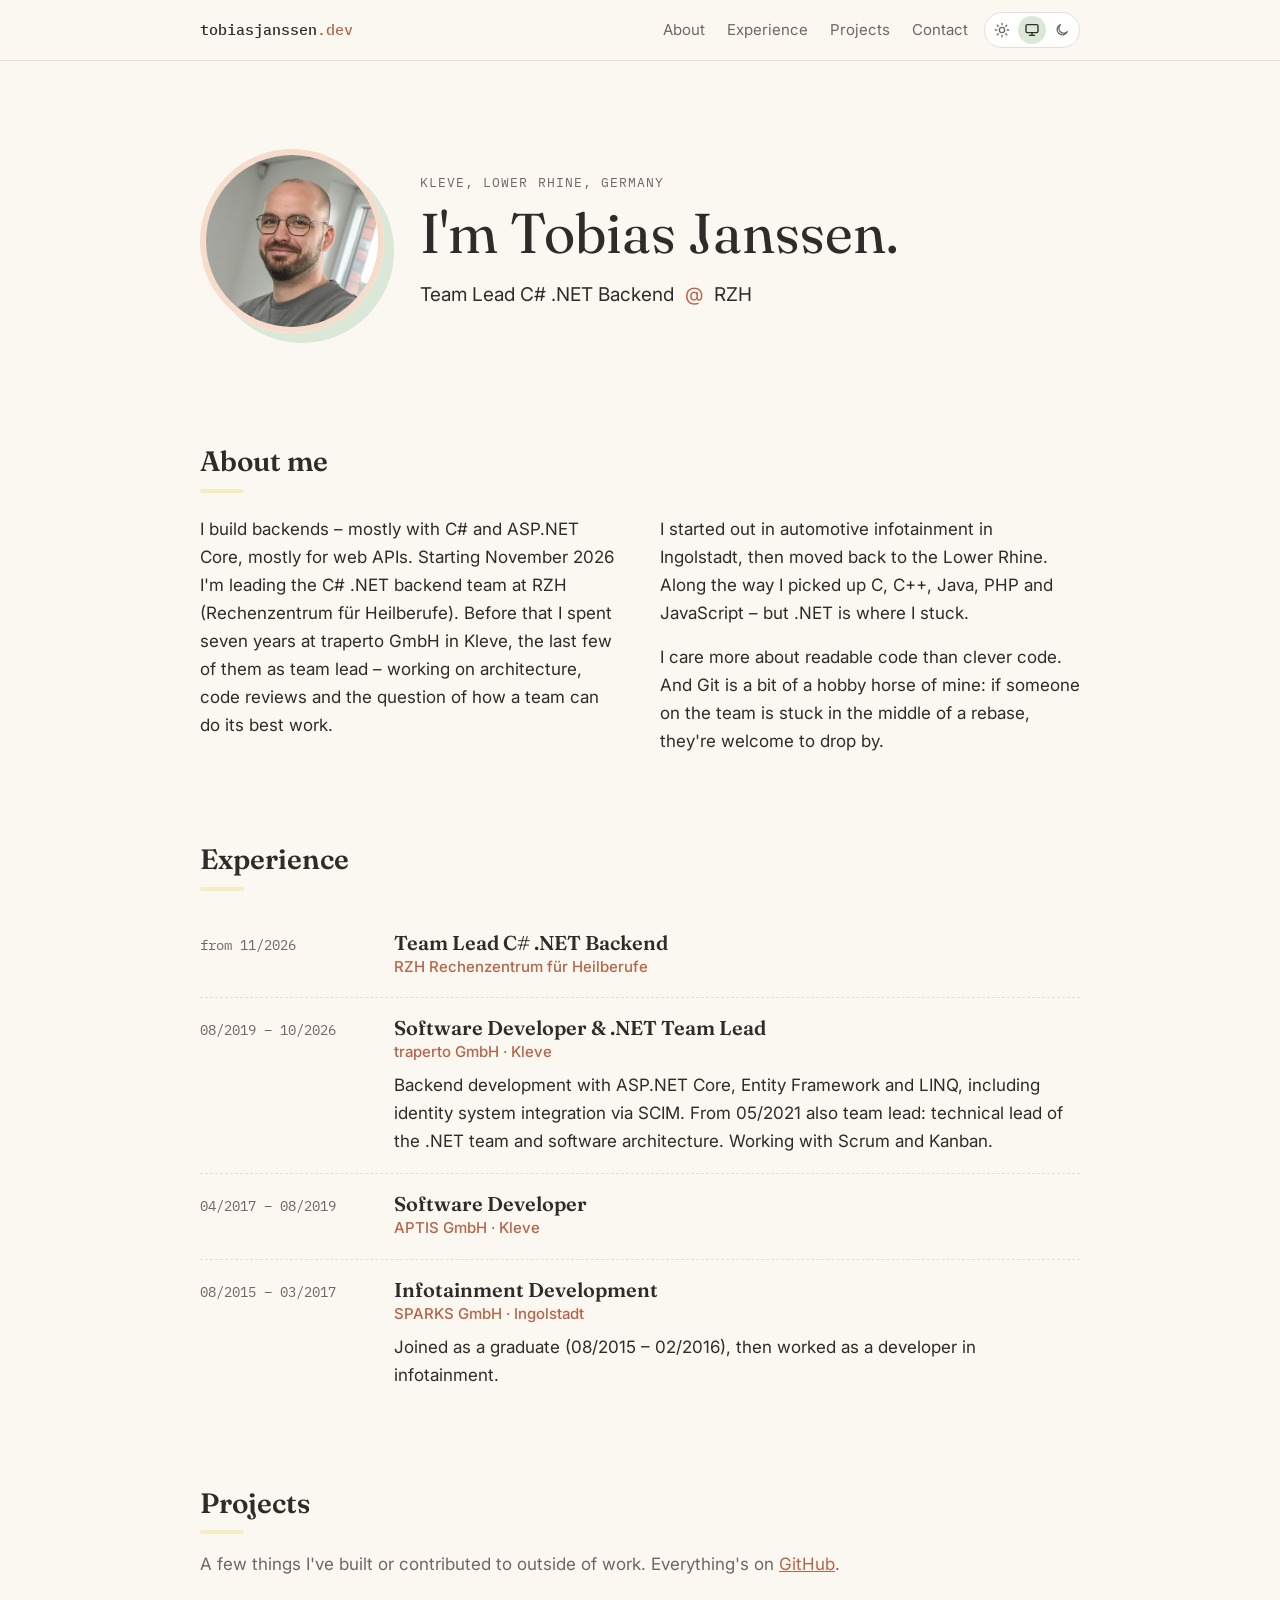
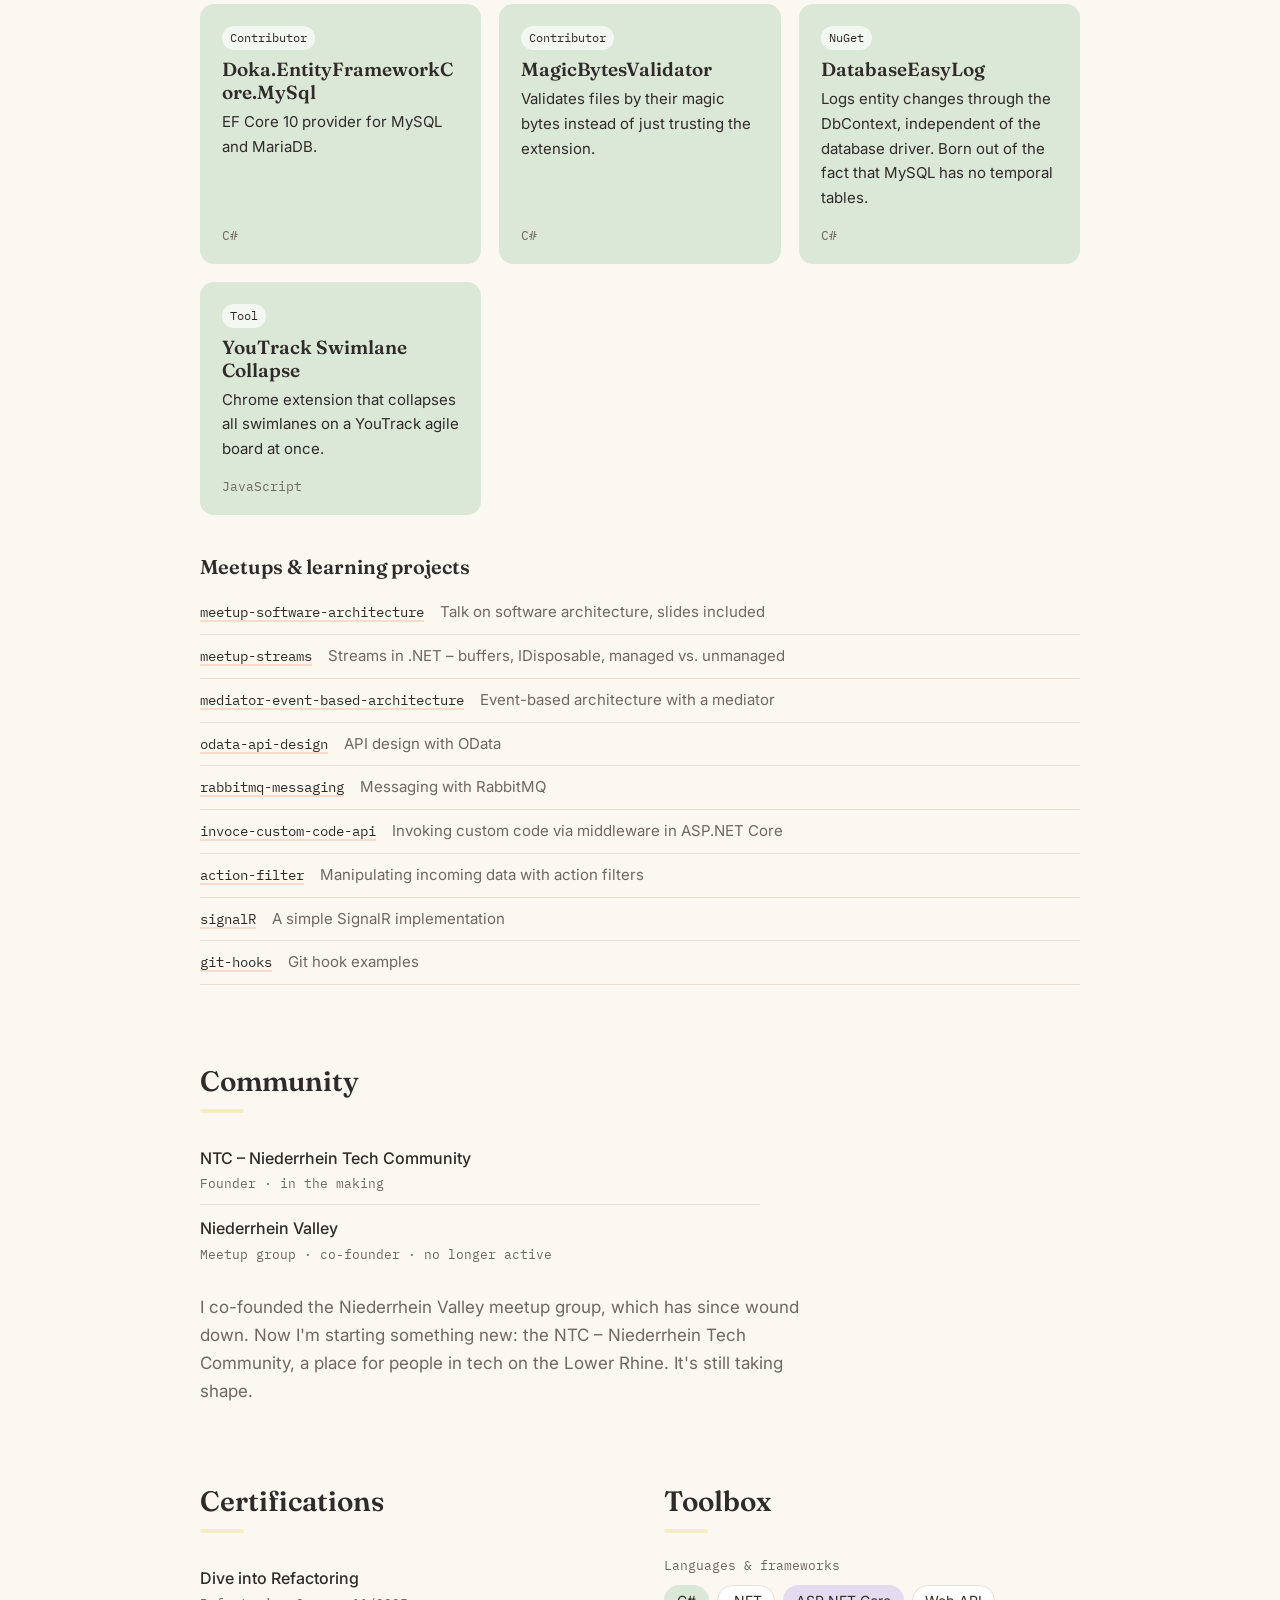
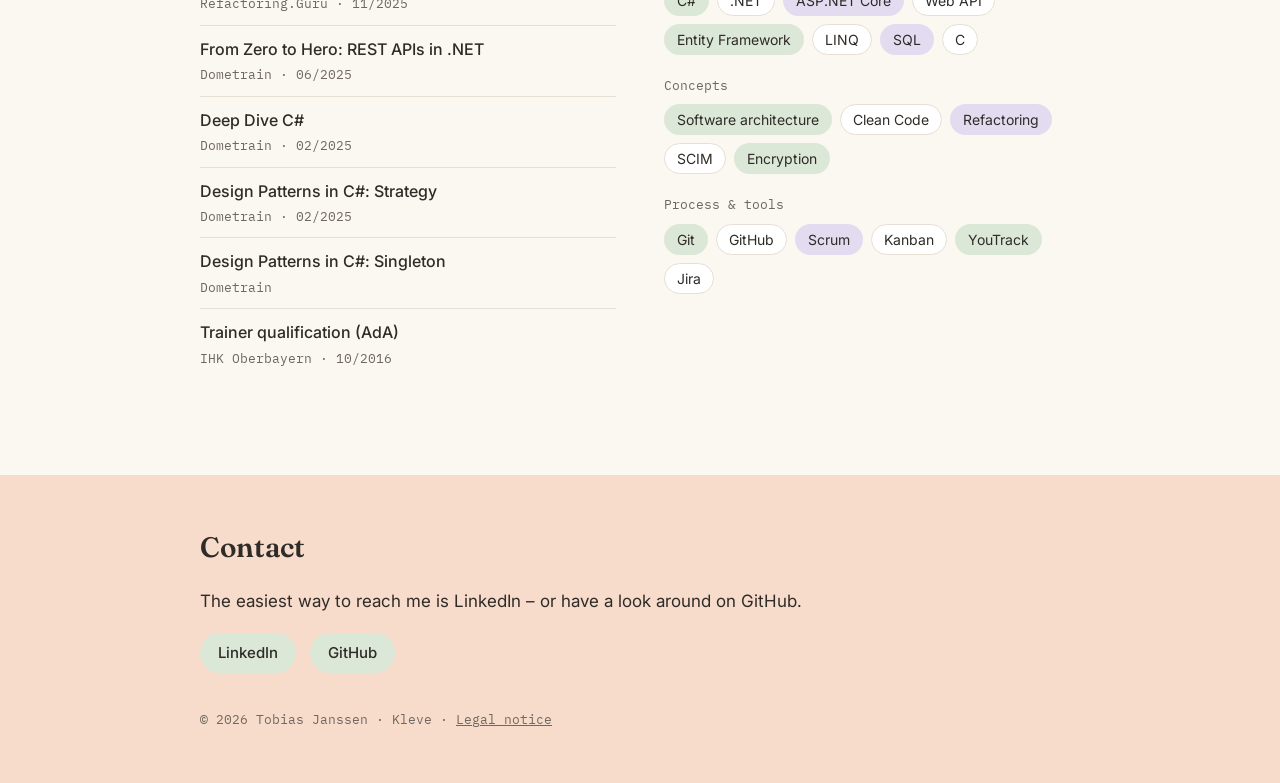
<file: index.html>
<!doctype html>
<html lang="en">
<head>
  <meta charset="utf-8">
  <meta name="viewport" content="width=device-width, initial-scale=1">
  <title>Tobias Janssen – Software Developer</title>
  <meta name="description" content="Tobias Janssen – software developer and C# .NET backend team lead from Kleve, Germany.">
  <link rel="preconnect" href="https://fonts.googleapis.com">
  <link rel="preconnect" href="https://fonts.gstatic.com" crossorigin>
  <link href="https://fonts.googleapis.com/css2?family=Fraunces:opsz,wght@9..144,400;9..144,600&family=Inter:wght@400;500;600&family=IBM+Plex+Mono:wght@400;500&display=swap" rel="stylesheet">
  <link rel="stylesheet" href="style.css?v=4">
  <script src="theme.js?v=1"></script>
</head>
<body>

  <header class="top">
    <div class="wrap top__inner">
      <a class="logo" href="#">tobiasjanssen<span>.dev</span></a>
      <nav>
        <a href="#about">About</a>
        <a href="#experience">Experience</a>
        <a href="#projects">Projects</a>
        <a href="#contact">Contact</a>
      </nav>
      <div class="theme" role="radiogroup" aria-label="Color theme">
        <button type="button" role="radio" data-theme-choice="light" aria-label="Light" title="Light">
          <svg viewBox="0 0 24 24" aria-hidden="true"><circle cx="12" cy="12" r="4"/><path d="M12 2v2M12 20v2M4.9 4.9l1.4 1.4M17.7 17.7l1.4 1.4M2 12h2M20 12h2M4.9 19.1l1.4-1.4M17.7 6.3l1.4-1.4"/></svg>
        </button>
        <button type="button" role="radio" data-theme-choice="system" aria-label="System" title="Follow system">
          <svg viewBox="0 0 24 24" aria-hidden="true"><rect x="3" y="4" width="18" height="12" rx="2"/><path d="M8 20h8M12 16v4"/></svg>
        </button>
        <button type="button" role="radio" data-theme-choice="dark" aria-label="Dark" title="Dark">
          <svg viewBox="0 0 24 24" aria-hidden="true"><path d="M20 14.5A8 8 0 1 1 9.5 4a6.5 6.5 0 0 0 10.5 10.5z"/></svg>
        </button>
      </div>
    </div>
  </header>

  <main>

    <section class="intro wrap">
      <img class="avatar" src="avatar.jpg" alt="Tobias Janssen" width="184" height="184">
      <div>
        <p class="kicker">Kleve, Lower Rhine, Germany</p>
        <h1>I'm Tobias Janssen.</h1>
        <p class="roles">Team Lead C# .NET Backend <i>@</i> RZH</p>
      </div>
    </section>

    <section id="about" class="wrap block">
      <h2>About me</h2>
      <div class="about">
        <p>
          I build backends – mostly with C# and ASP.NET Core, mostly for web APIs.
          Starting November 2026 I'm leading the C# .NET backend team at RZH
          (Rechenzentrum für Heilberufe). Before that I spent seven years at traperto GmbH
          in Kleve, the last few of them as team lead – working on architecture, code
          reviews and the question of how a team can do its best work.
        </p>
        <p>
          I started out in automotive infotainment in Ingolstadt, then moved back to the
          Lower Rhine. Along the way I picked up C, C++, Java, PHP and JavaScript –
          but .NET is where I stuck.
        </p>
        <p>
          I care more about readable code than clever code. And Git is a bit of a
          hobby horse of mine: if someone on the team is stuck in the middle of a rebase,
          they're welcome to drop by.
        </p>
      </div>
    </section>

    <section id="experience" class="wrap block">
      <h2>Experience</h2>

      <ol class="timeline">
        <li>
          <div class="when">from 11/2026</div>
          <div class="what">
            <h3>Team Lead C# .NET Backend</h3>
            <p class="where">RZH Rechenzentrum für Heilberufe</p>
          </div>
        </li>
        <li>
          <div class="when">08/2019 – 10/2026</div>
          <div class="what">
            <h3>Software Developer &amp; .NET Team Lead</h3>
            <p class="where">traperto GmbH · Kleve</p>
            <p>Backend development with ASP.NET Core, Entity Framework and LINQ, including identity system integration via SCIM. From 05/2021 also team lead: technical lead of the .NET team and software architecture. Working with Scrum and Kanban.</p>
          </div>
        </li>
        <li>
          <div class="when">04/2017 – 08/2019</div>
          <div class="what">
            <h3>Software Developer</h3>
            <p class="where">APTIS GmbH · Kleve</p>
          </div>
        </li>
        <li>
          <div class="when">08/2015 – 03/2017</div>
          <div class="what">
            <h3>Infotainment Development</h3>
            <p class="where">SPARKS GmbH · Ingolstadt</p>
            <p>Joined as a graduate (08/2015 – 02/2016), then worked as a developer in infotainment.</p>
          </div>
        </li>
      </ol>
    </section>

    <section id="projects" class="wrap block">
      <h2>Projects</h2>
      <p class="lead">A few things I've built or contributed to outside of work. Everything's on <a href="https://github.com/kryptobi">GitHub</a>.</p>

      <div class="cards">
        <a class="card" href="https://github.com/doka-labs/Doka.EntityFrameworkCore.MySql">
          <span class="tag">Contributor</span>
          <h3>Doka.EntityFrameworkCore.MySql</h3>
          <p>EF Core 10 provider for MySQL and MariaDB.</p>
          <span class="lang">C#</span>
        </a>
        <a class="card" href="https://github.com/neon-JS/MagicBytesValidator">
          <span class="tag">Contributor</span>
          <h3>MagicBytesValidator</h3>
          <p>Validates files by their magic bytes instead of just trusting the extension.</p>
          <span class="lang">C#</span>
        </a>
        <a class="card" href="https://github.com/kryptobi/database-easy-log">
          <span class="tag">NuGet</span>
          <h3>DatabaseEasyLog</h3>
          <p>Logs entity changes through the DbContext, independent of the database driver. Born out of the fact that MySQL has no temporal tables.</p>
          <span class="lang">C#</span>
        </a>
        <a class="card" href="https://github.com/kryptobi/chrome-extension-youtrack-swimlane-collapse">
          <span class="tag">Tool</span>
          <h3>YouTrack Swimlane Collapse</h3>
          <p>Chrome extension that collapses all swimlanes on a YouTrack agile board at once.</p>
          <span class="lang">JavaScript</span>
        </a>
      </div>

      <h3 class="sub">Meetups &amp; learning projects</h3>
      <ul class="mini">
        <li><a href="https://github.com/kryptobi/meetup-software-architecture">meetup-software-architecture</a> <span>Talk on software architecture, slides included</span></li>
        <li><a href="https://github.com/kryptobi/meetup-streams">meetup-streams</a> <span>Streams in .NET – buffers, IDisposable, managed vs. unmanaged</span></li>
        <li><a href="https://github.com/kryptobi/mediator-event-based-architecture">mediator-event-based-architecture</a> <span>Event-based architecture with a mediator</span></li>
        <li><a href="https://github.com/kryptobi/odata-api-design">odata-api-design</a> <span>API design with OData</span></li>
        <li><a href="https://github.com/kryptobi/rabbitmq-messaging">rabbitmq-messaging</a> <span>Messaging with RabbitMQ</span></li>
        <li><a href="https://github.com/kryptobi/invoce-custom-code-api">invoce-custom-code-api</a> <span>Invoking custom code via middleware in ASP.NET Core</span></li>
        <li><a href="https://github.com/kryptobi/action-filter">action-filter</a> <span>Manipulating incoming data with action filters</span></li>
        <li><a href="https://github.com/kryptobi/signalR">signalR</a> <span>A simple SignalR implementation</span></li>
        <li><a href="https://github.com/kryptobi/git-hooks">git-hooks</a> <span>Git hook examples</span></li>
      </ul>
    </section>

    <section id="community" class="wrap block">
      <h2>Community</h2>
      <ul class="certs">
        <li>NTC – Niederrhein Tech Community <span>Founder · in the making</span></li>
        <li>Niederrhein Valley <span>Meetup group · co-founder · no longer active</span></li>
      </ul>
      <p class="note">
        I co-founded the Niederrhein Valley meetup group, which has since wound down.
        Now I'm starting something new: the NTC – Niederrhein Tech Community, a place
        for people in tech on the Lower Rhine. It's still taking shape.
      </p>
    </section>

    <section class="wrap block split">
      <div>
        <h2>Certifications</h2>
        <ul class="certs">
          <li>Dive into Refactoring <span>Refactoring.Guru · 11/2025</span></li>
          <li>From Zero to Hero: REST APIs in .NET <span>Dometrain · 06/2025</span></li>
          <li>Deep Dive C# <span>Dometrain · 02/2025</span></li>
          <li>Design Patterns in C#: Strategy <span>Dometrain · 02/2025</span></li>
          <li>Design Patterns in C#: Singleton <span>Dometrain</span></li>
          <li>Trainer qualification (AdA) <span>IHK Oberbayern · 10/2016</span></li>
        </ul>
      </div>
      <div>
        <h2>Toolbox</h2>
        <div class="skills">
          <p class="group">Languages &amp; frameworks</p>
          <ul class="chips">
            <li>C#</li><li>.NET</li><li>ASP.NET Core</li><li>Web API</li><li>Entity Framework</li><li>LINQ</li><li>SQL</li><li>C</li>
          </ul>
          <p class="group">Concepts</p>
          <ul class="chips">
            <li>Software architecture</li><li>Clean Code</li><li>Refactoring</li><li>SCIM</li><li>Encryption</li>
          </ul>
          <p class="group">Process &amp; tools</p>
          <ul class="chips">
            <li>Git</li><li>GitHub</li><li>Scrum</li><li>Kanban</li><li>YouTrack</li><li>Jira</li>
          </ul>
        </div>
      </div>
    </section>

  </main>

  <footer id="contact" class="foot">
    <div class="wrap">
      <h2>Contact</h2>
      <p>The easiest way to reach me is LinkedIn – or have a look around on GitHub.</p>
      <p class="links">
        <a href="https://www.linkedin.com/in/tobias-janssen-72519a16b/">LinkedIn</a>
        <a href="https://github.com/kryptobi">GitHub</a>
      </p>
      <p class="small">© 2026 Tobias Janssen · Kleve · <a href="impressum.html">Legal notice</a></p>
    </div>
  </footer>

</body>
</html>
</file>
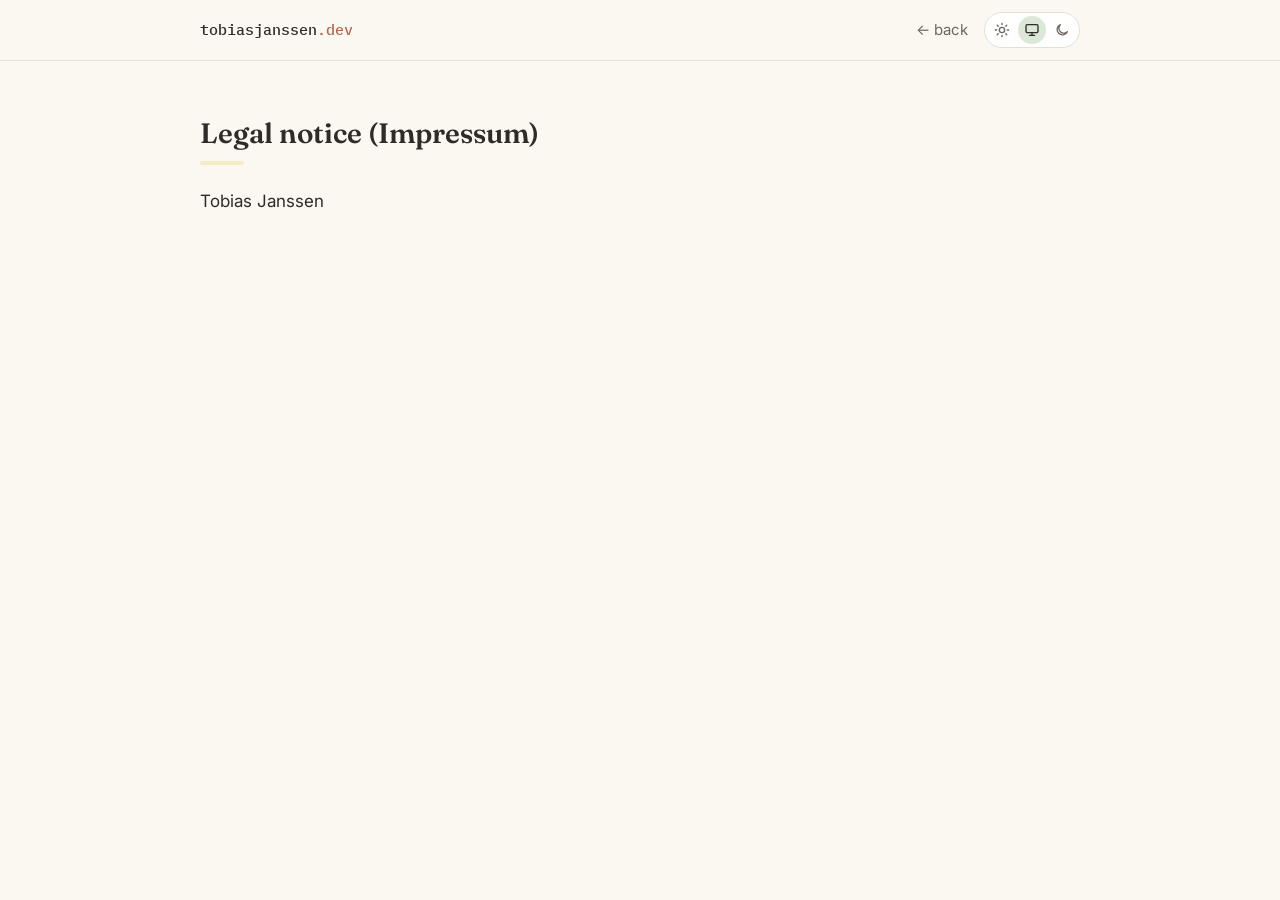
<file: impressum.html>
<!doctype html>
<html lang="en">
<head>
  <meta charset="utf-8">
  <meta name="viewport" content="width=device-width, initial-scale=1">
  <title>Legal Notice – Tobias Janssen</title>
  <meta name="robots" content="noindex">
  <link rel="preconnect" href="https://fonts.googleapis.com">
  <link rel="preconnect" href="https://fonts.gstatic.com" crossorigin>
  <link href="https://fonts.googleapis.com/css2?family=Fraunces:opsz,wght@9..144,400;9..144,600&family=Inter:wght@400;500;600&family=IBM+Plex+Mono:wght@400;500&display=swap" rel="stylesheet">
  <link rel="stylesheet" href="style.css?v=4">
  <script src="theme.js?v=1"></script>
</head>
<body>

  <header class="top">
    <div class="wrap top__inner">
      <a class="logo" href="index.html">tobiasjanssen<span>.dev</span></a>
      <nav>
        <a href="index.html">← back</a>
      </nav>
      <div class="theme" role="radiogroup" aria-label="Color theme">
        <button type="button" role="radio" data-theme-choice="light" aria-label="Light" title="Light">
          <svg viewBox="0 0 24 24" aria-hidden="true"><circle cx="12" cy="12" r="4"/><path d="M12 2v2M12 20v2M4.9 4.9l1.4 1.4M17.7 17.7l1.4 1.4M2 12h2M20 12h2M4.9 19.1l1.4-1.4M17.7 6.3l1.4-1.4"/></svg>
        </button>
        <button type="button" role="radio" data-theme-choice="system" aria-label="System" title="Follow system">
          <svg viewBox="0 0 24 24" aria-hidden="true"><rect x="3" y="4" width="18" height="12" rx="2"/><path d="M8 20h8M12 16v4"/></svg>
        </button>
        <button type="button" role="radio" data-theme-choice="dark" aria-label="Dark" title="Dark">
          <svg viewBox="0 0 24 24" aria-hidden="true"><path d="M20 14.5A8 8 0 1 1 9.5 4a6.5 6.5 0 0 0 10.5 10.5z"/></svg>
        </button>
      </div>
    </div>
  </header>

  <main class="wrap block legal">
    <h2>Legal notice (Impressum)</h2>
    <p>Tobias Janssen</p>
  </main>

</body>
</html>
</file>
<file: style.css>
:root {
  --bg: #fbf7f1;
  --paper: #ffffff;
  --ink: #2f2b28;
  --muted: #6f6760;
  --line: #e7dfd4;

  --sage: #dbe8d8;
  --peach: #f8dccb;
  --lavender: #e3dcf1;
  --sky: #d7e7f2;
  --butter: #f6ecc4;

  --accent: #b5654a;

  --header-bg: rgba(251, 247, 241, .92);
  --tag-bg: rgba(255, 255, 255, .65);
  --sage-hover: #cbdec7;

  color-scheme: light;

  --serif: "Fraunces", Georgia, serif;
  --sans: "Inter", system-ui, sans-serif;
  --mono: "IBM Plex Mono", ui-monospace, monospace;
}

/* dark theme: explicit choice, or system preference when nothing is chosen */
:root[data-theme="dark"] {
  --bg: #1d1b19;
  --paper: #272422;
  --ink: #ece6de;
  --muted: #a69d94;
  --line: #3a3531;

  --sage: #2f3b2e;
  --peach: #46322a;
  --lavender: #363047;
  --sky: #27353f;
  --butter: #6b5d2c;

  --accent: #e3906f;

  --header-bg: rgba(29, 27, 25, .92);
  --tag-bg: rgba(0, 0, 0, .25);
  --sage-hover: #3b4a3a;

  color-scheme: dark;
}
@media (prefers-color-scheme: dark) {
  :root:not([data-theme="light"]) {
    --bg: #1d1b19;
    --paper: #272422;
    --ink: #ece6de;
    --muted: #a69d94;
    --line: #3a3531;

    --sage: #2f3b2e;
    --peach: #46322a;
    --lavender: #363047;
    --sky: #27353f;
    --butter: #6b5d2c;

    --accent: #e3906f;

    --header-bg: rgba(29, 27, 25, .92);
    --tag-bg: rgba(0, 0, 0, .25);
    --sage-hover: #3b4a3a;

    color-scheme: dark;
  }
}

* { box-sizing: border-box; }

html { scroll-behavior: smooth; }

body {
  margin: 0;
  background: var(--bg);
  color: var(--ink);
  font: 400 17px/1.65 var(--sans);
}

a { color: inherit; }

h1, h2, h3 { font-family: var(--serif); font-weight: 600; line-height: 1.2; margin: 0; }

.wrap { max-width: 920px; margin: 0 auto; padding: 0 20px; }

/* header */
.top {
  position: sticky; top: 0; z-index: 10;
  background: var(--header-bg);
  backdrop-filter: blur(6px);
  border-bottom: 1px solid var(--line);
}
.top__inner { display: flex; align-items: center; justify-content: space-between; gap: 16px; height: 60px; }
.logo { font-family: var(--mono); font-weight: 500; text-decoration: none; font-size: 15px; }
.logo span { color: var(--accent); }
.top nav { display: flex; gap: 22px; font-size: 15px; margin-left: auto; }
.top nav a { text-decoration: none; color: var(--muted); }
.top nav a:hover { color: var(--ink); }

/* theme switch */
.theme { display: flex; gap: 2px; padding: 3px; border: 1px solid var(--line); border-radius: 999px; background: var(--paper); flex-shrink: 0; }
.theme button {
  display: grid; place-items: center; width: 28px; height: 28px; padding: 0;
  border: 0; border-radius: 50%; background: transparent; color: var(--muted); cursor: pointer;
}
.theme button:hover { color: var(--ink); }
.theme button[aria-checked="true"] { background: var(--sage); color: var(--ink); }
.theme button:focus-visible { outline: 2px solid var(--accent); outline-offset: 1px; }
.theme svg { width: 16px; height: 16px; fill: none; stroke: currentColor; stroke-width: 2; stroke-linecap: round; stroke-linejoin: round; }

/* intro */
.intro { display: flex; align-items: center; gap: 36px; padding-top: 88px; padding-bottom: 56px; }
.avatar {
  border-radius: 50%;
  border: 6px solid var(--peach);
  box-shadow: 10px 10px 0 var(--sage);
  flex-shrink: 0;
}
.kicker { font-family: var(--mono); font-size: 13px; text-transform: uppercase; letter-spacing: .08em; color: var(--muted); margin: 0 0 6px; }
h1 { font-size: clamp(36px, 6vw, 56px); font-weight: 400; }
.roles { margin: 12px 0 0; font-size: 19px; }
.roles i { font-style: normal; color: var(--accent); padding: 0 6px; }

/* sections */
.block { padding-top: 56px; padding-bottom: 24px; scroll-margin-top: 70px; }
.block h2, .foot h2 { font-size: 28px; margin-bottom: 22px; }
.block h2::after {
  content: ""; display: block; width: 44px; height: 4px; margin-top: 10px;
  background: var(--butter); border-radius: 2px;
}

.about { columns: 2 300px; column-gap: 40px; }
.about p { margin: 0 0 16px; break-inside: avoid; }

.lead { color: var(--muted); margin: -6px 0 26px; }
.lead a { color: var(--accent); }

/* timeline */
.timeline { list-style: none; margin: 0; padding: 0; }
.timeline li {
  display: grid; grid-template-columns: 170px 1fr; gap: 24px;
  padding: 18px 0; border-top: 1px dashed var(--line);
}
.timeline li:first-child { border-top: 0; }
.when { font-family: var(--mono); font-size: 14px; color: var(--muted); padding-top: 3px; }
.timeline h3 { font-size: 20px; }
.where { margin: 2px 0 6px; color: var(--accent); font-size: 15px; font-weight: 500; }
.what p:last-child { margin-bottom: 0; }
.what p { margin-top: 0; }

/* project cards */
.cards { display: grid; grid-template-columns: repeat(auto-fit, minmax(260px, 1fr)); gap: 18px; }
.card {
  display: flex; flex-direction: column;
  padding: 22px 22px 18px; border-radius: 14px;
  text-decoration: none;
  background: var(--sage);
  transition: transform .15s ease;
}
.card:hover { transform: translateY(-3px) rotate(-.4deg); }
.card h3 { font-size: 19px; margin: 8px 0 6px; word-break: break-word; }
.card p { margin: 0 0 14px; font-size: 15px; flex-grow: 1; }
.tag { align-self: flex-start; font-family: var(--mono); font-size: 12px; background: var(--tag-bg); padding: 2px 8px; border-radius: 999px; }
.lang { font-family: var(--mono); font-size: 13px; color: var(--muted); }

.sub { font-size: 20px; margin: 40px 0 12px; }
.mini { list-style: none; margin: 0; padding: 0; }
.mini li { padding: 9px 0; border-bottom: 1px solid var(--line); display: flex; flex-wrap: wrap; gap: 4px 16px; align-items: baseline; }
.mini a { font-family: var(--mono); font-size: 14px; text-decoration-color: var(--peach); text-decoration-thickness: 2px; text-underline-offset: 3px; }
.mini a:hover { color: var(--accent); }
.mini span { color: var(--muted); font-size: 15px; }

/* certs + skills */
.split { display: grid; grid-template-columns: 1fr 1fr; gap: 48px; }
.certs { list-style: none; margin: 0; padding: 0; }
.certs li { padding: 10px 0; font-size: 16px; font-weight: 500; border-bottom: 1px solid var(--line); }
.certs li:last-child { border-bottom: 0; }
.certs span { display: block; font-weight: 400; font-family: var(--mono); font-size: 13px; color: var(--muted); margin-top: 2px; }

/* community */
#community .certs { max-width: 560px; }
.note { color: var(--muted); max-width: 640px; margin: 18px 0 0; }

.group { font-family: var(--mono); font-size: 13px; color: var(--muted); margin: 0 0 8px; }
.chips { list-style: none; margin: 0 0 20px; padding: 0; display: flex; flex-wrap: wrap; gap: 8px; }
.chips li { background: var(--paper); border: 1px solid var(--line); padding: 3px 12px; border-radius: 999px; font-size: 14px; }
.chips li:nth-child(4n+1) { background: var(--sage); border-color: transparent; }
.chips li:nth-child(4n+3) { background: var(--lavender); border-color: transparent; }

/* footer */
.foot { margin-top: 72px; padding: 56px 0 40px; background: var(--peach); scroll-margin-top: 60px; }
.foot p { margin: 0 0 12px; }
.links { display: flex; gap: 14px; margin-top: 18px !important; }
.links a {
  text-decoration: none; background: var(--sage); padding: 8px 18px; border-radius: 999px;
  font-weight: 500; font-size: 15px;
}
.links a:hover { background: var(--sage-hover); }
.small { margin-top: 36px !important; font-size: 13px; color: var(--muted); font-family: var(--mono); }

/* legal pages */
.legal { min-height: 60vh; padding-bottom: 72px; }

/* small screens */
@media (max-width: 720px) {
  .top nav { gap: 14px; font-size: 14px; }
  .top nav a:nth-child(2) { display: none; }
  .intro { flex-direction: column; align-items: flex-start; gap: 24px; padding-top: 48px; }
  .timeline li { grid-template-columns: 1fr; gap: 4px; }
  .split { grid-template-columns: 1fr; gap: 24px; }
}

@media (max-width: 520px) {
  .top__inner { gap: 12px; }
  .top nav { gap: 12px; }
  .top nav a:first-child { display: none; }
}

@media (max-width: 420px) {
  .logo span { display: none; }
  .top nav a:nth-child(3) { display: none; }
}
</file>
